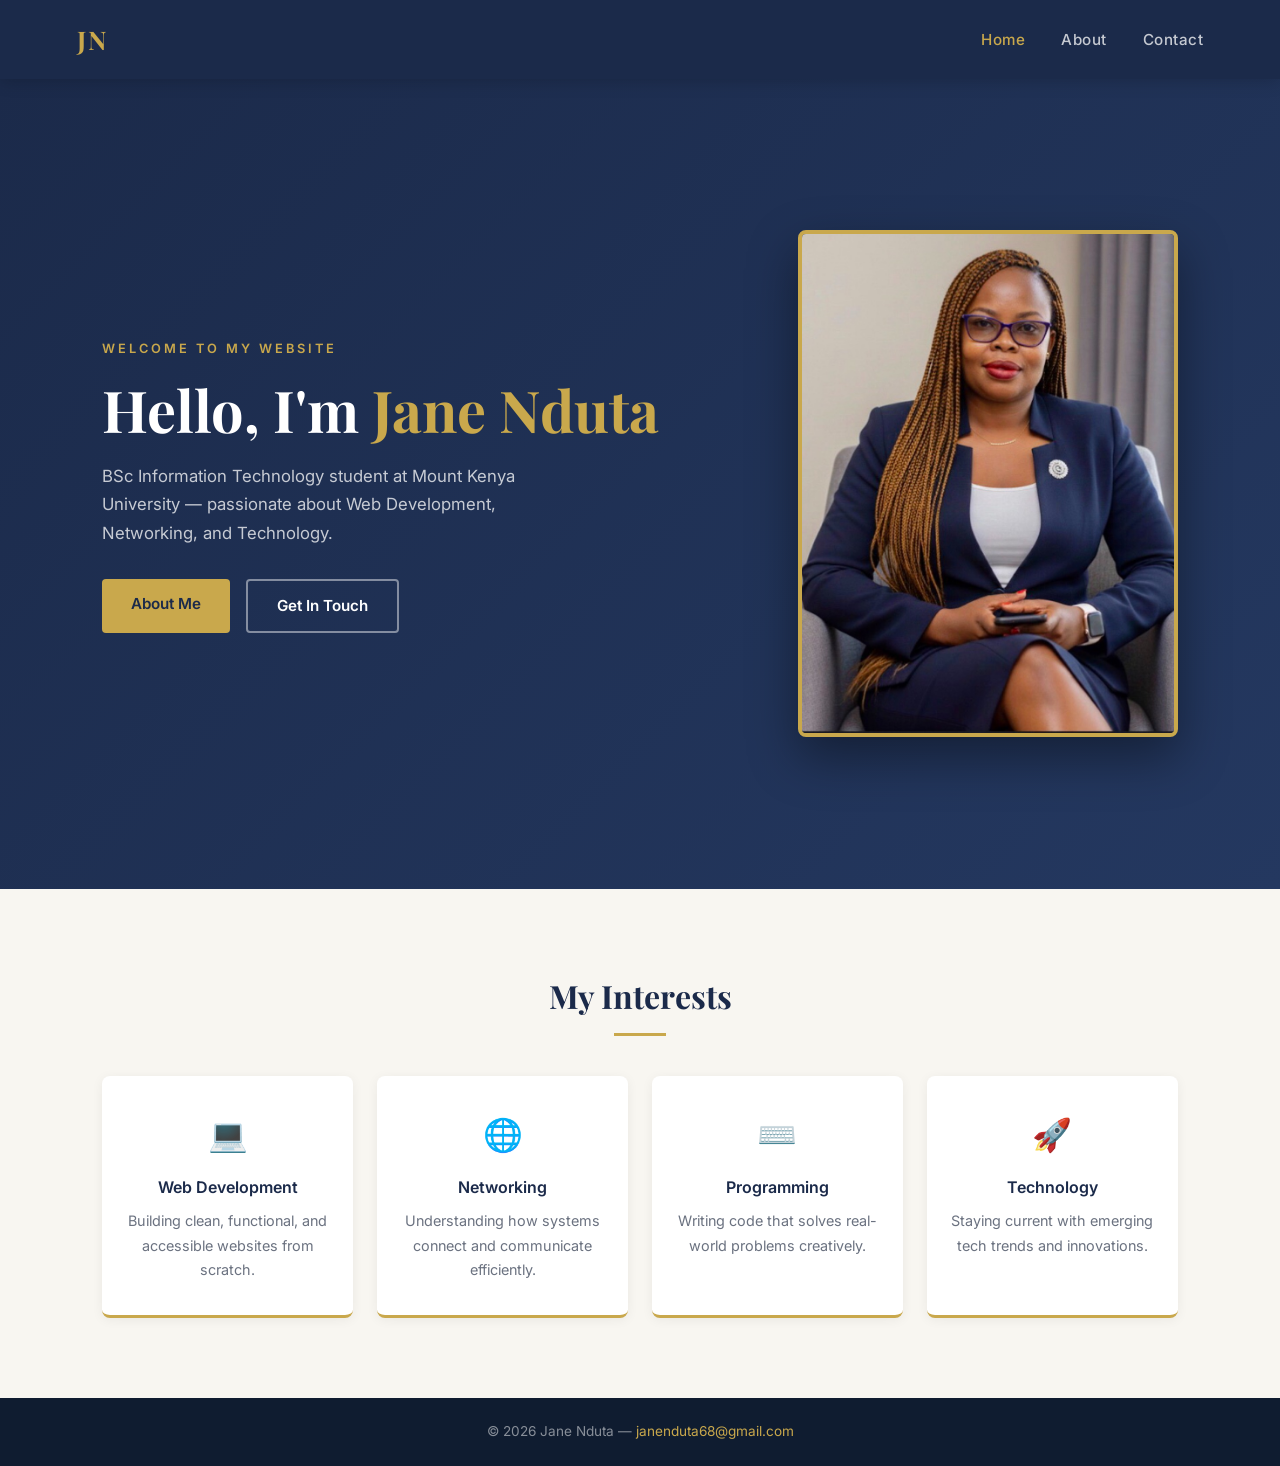
<file: index.html>
<!DOCTYPE html>
<html lang="en">
<head>
  <meta charset="UTF-8" />
  <meta name="viewport" content="width=device-width, initial-scale=1.0"/>
  <title>Jane Nduta | Home</title>
  <link rel="stylesheet" href="style.css" />
</head>
<body>

  <header>
    <div class="logo">JN</div>
    <nav>
      <a href="index.html" class="active">Home</a>
      <a href="about.html">About</a>
      <a href="contact.html">Contact</a>
    </nav>
  </header>

  <section class="hero">
    <div class="hero-text">
      <span class="eyebrow">Welcome to my website</span>
      <h1>Hello, I'm <span class="accent">Jane Nduta</span></h1>
      <p class="tagline">BSc Information Technology student at Mount Kenya University — passionate about Web Development, Networking, and Technology.</p>
      <div class="hero-btns">
        <a href="about.html" class="btn-primary">About Me</a>
        <a href="contact.html" class="btn-outline">Get In Touch</a>
      </div>
    </div>
    <div class="hero-img">
      <img src="images/jane.jpeg" alt="Profile picture of Jane Nduta, IT student" />
    </div>
  </section>

  <section class="interests">
    <h2>My Interests</h2>
    <div class="cards">
      <div class="card">
        <div class="card-icon">💻</div>
        <h3>Web Development</h3>
        <p>Building clean, functional, and accessible websites from scratch.</p>
      </div>
      <div class="card">
        <div class="card-icon">🌐</div>
        <h3>Networking</h3>
        <p>Understanding how systems connect and communicate efficiently.</p>
      </div>
      <div class="card">
        <div class="card-icon">⌨️</div>
        <h3>Programming</h3>
        <p>Writing code that solves real-world problems creatively.</p>
      </div>
      <div class="card">
        <div class="card-icon">🚀</div>
        <h3>Technology</h3>
        <p>Staying current with emerging tech trends and innovations.</p>
      </div>
    </div>
  </section>

  <footer>
    <p>&copy; 2026 Jane Nduta &mdash; <a href="mailto:janenduta68@gmail.com">janenduta68@gmail.com</a></p>
  </footer>

</body>
</html>
</file>
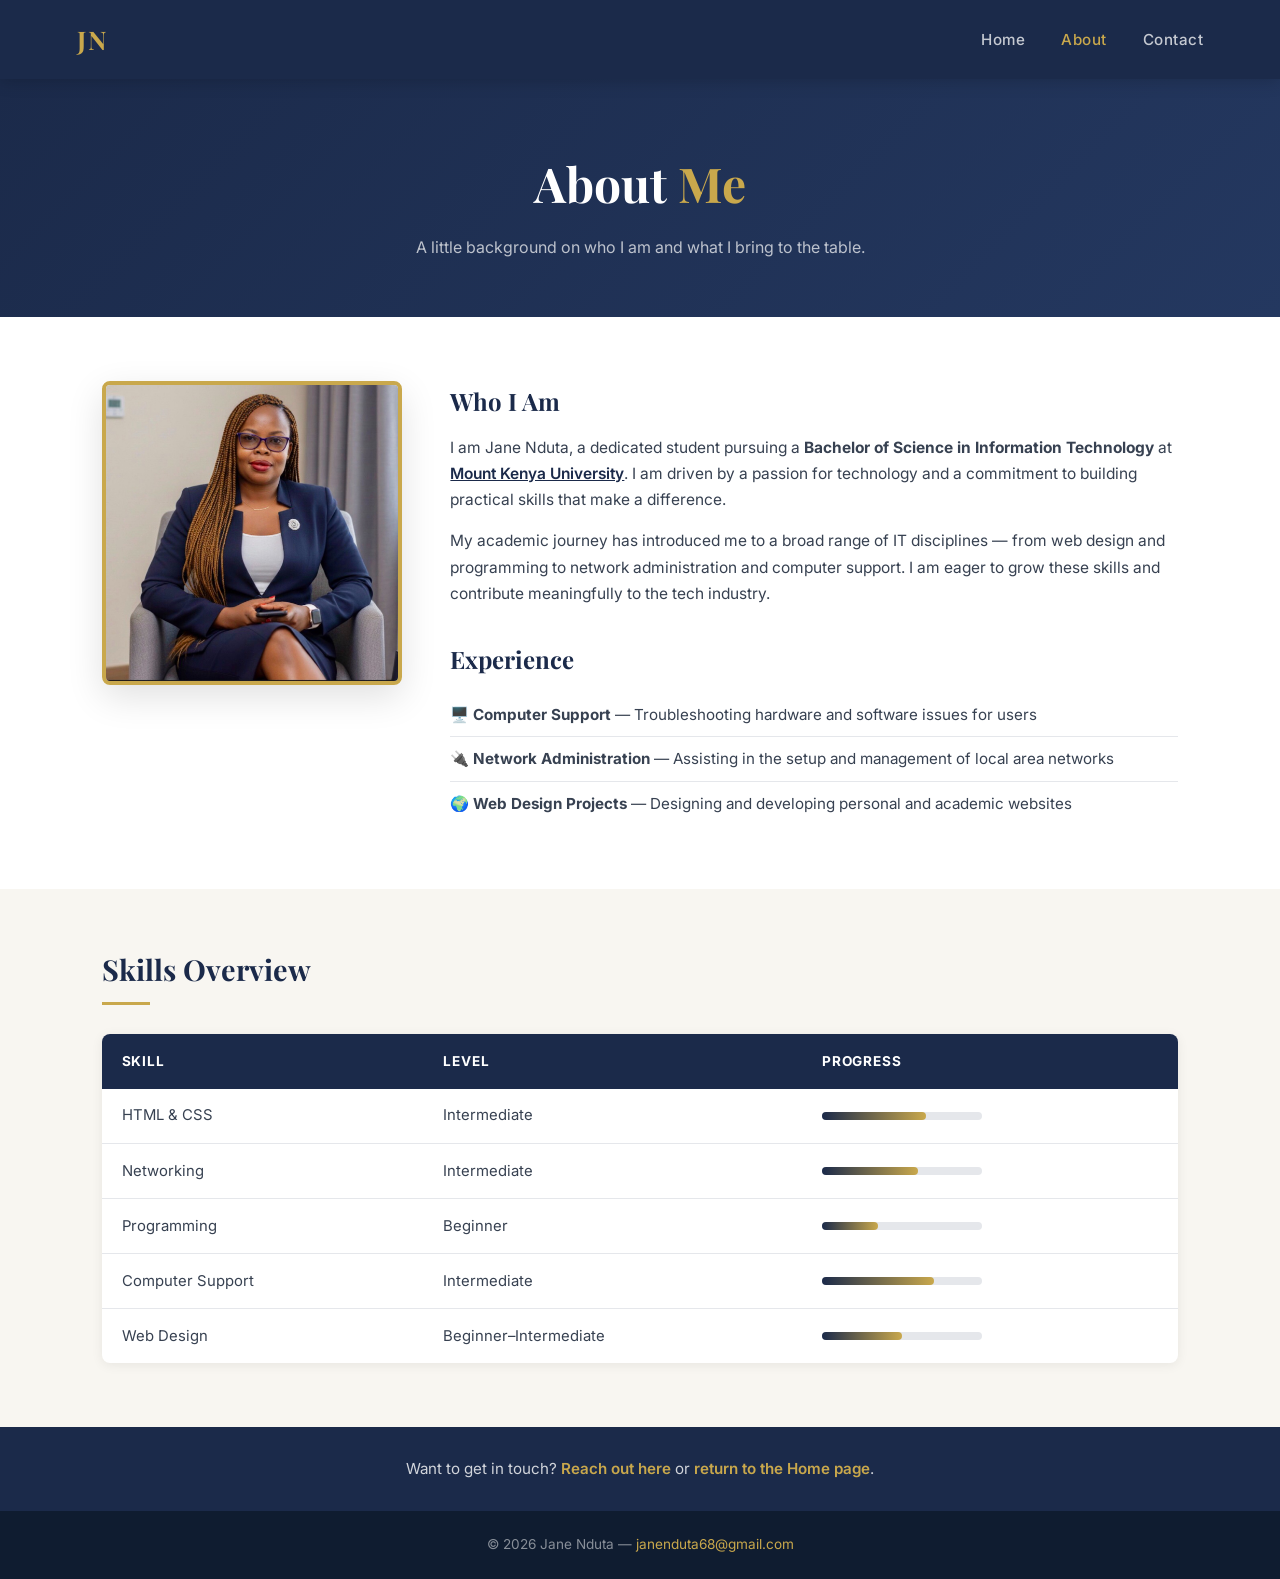
<file: about.html>
<!DOCTYPE html>
<html lang="en">
<head>
  <meta charset="UTF-8" />
  <meta name="viewport" content="width=device-width, initial-scale=1.0"/>
  <title>Jane Nduta | About</title>
  <link rel="stylesheet" href="style.css" />
</head>
<body>

  <header>
    <div class="logo">JN</div>
    <nav>
      <a href="index.html">Home</a>
      <a href="about.html" class="active">About</a>
      <a href="contact.html">Contact</a>
    </nav>
  </header>

  <section class="page-hero">
    <h1>About <span class="accent">Me</span></h1>
    <p>A little background on who I am and what I bring to the table.</p>
  </section>

  <section class="about-layout">
    <div class="about-photo">
      <img src="images/jane.jpeg" alt="Jane Nduta seated professionally in a navy blazer" />
    </div>
    <div class="about-bio">
      <h2>Who I Am</h2>
      <p>I am Jane Nduta, a dedicated student pursuing a <strong>Bachelor of Science in Information Technology</strong> at <a href="https://www.mku.ac.ke" target="_blank" rel="noopener">Mount Kenya University</a>. I am driven by a passion for technology and a commitment to building practical skills that make a difference.</p>
      <p>My academic journey has introduced me to a broad range of IT disciplines — from web design and programming to network administration and computer support. I am eager to grow these skills and contribute meaningfully to the tech industry.</p>

      <h2>Experience</h2>
      <ul class="exp-list">
        <li>🖥️ <strong>Computer Support</strong> — Troubleshooting hardware and software issues for users</li>
        <li>🔌 <strong>Network Administration</strong> — Assisting in the setup and management of local area networks</li>
        <li>🌍 <strong>Web Design Projects</strong> — Designing and developing personal and academic websites</li>
      </ul>
    </div>
  </section>

  <section class="skills-section">
    <h2>Skills Overview</h2>
    <table class="skills-table">
      <thead>
        <tr>
          <th>Skill</th>
          <th>Level</th>
          <th>Progress</th>
        </tr>
      </thead>
      <tbody>
        <tr>
          <td>HTML &amp; CSS</td>
          <td>Intermediate</td>
          <td><div class="bar"><div class="fill" style="width:65%"></div></div></td>
        </tr>
        <tr>
          <td>Networking</td>
          <td>Intermediate</td>
          <td><div class="bar"><div class="fill" style="width:60%"></div></div></td>
        </tr>
        <tr>
          <td>Programming</td>
          <td>Beginner</td>
          <td><div class="bar"><div class="fill" style="width:35%"></div></div></td>
        </tr>
        <tr>
          <td>Computer Support</td>
          <td>Intermediate</td>
          <td><div class="bar"><div class="fill" style="width:70%"></div></div></td>
        </tr>
        <tr>
          <td>Web Design</td>
          <td>Beginner–Intermediate</td>
          <td><div class="bar"><div class="fill" style="width:50%"></div></div></td>
        </tr>
      </tbody>
    </table>
  </section>

  <section class="cta-strip">
    <p>Want to get in touch? <a href="contact.html">Reach out here</a> or <a href="index.html">return to the Home page</a>.</p>
  </section>

  <footer>
    <p>&copy; 2026 Jane Nduta &mdash; <a href="mailto:janenduta68@gmail.com">janenduta68@gmail.com</a></p>
  </footer>

</body>
</html>
</file>
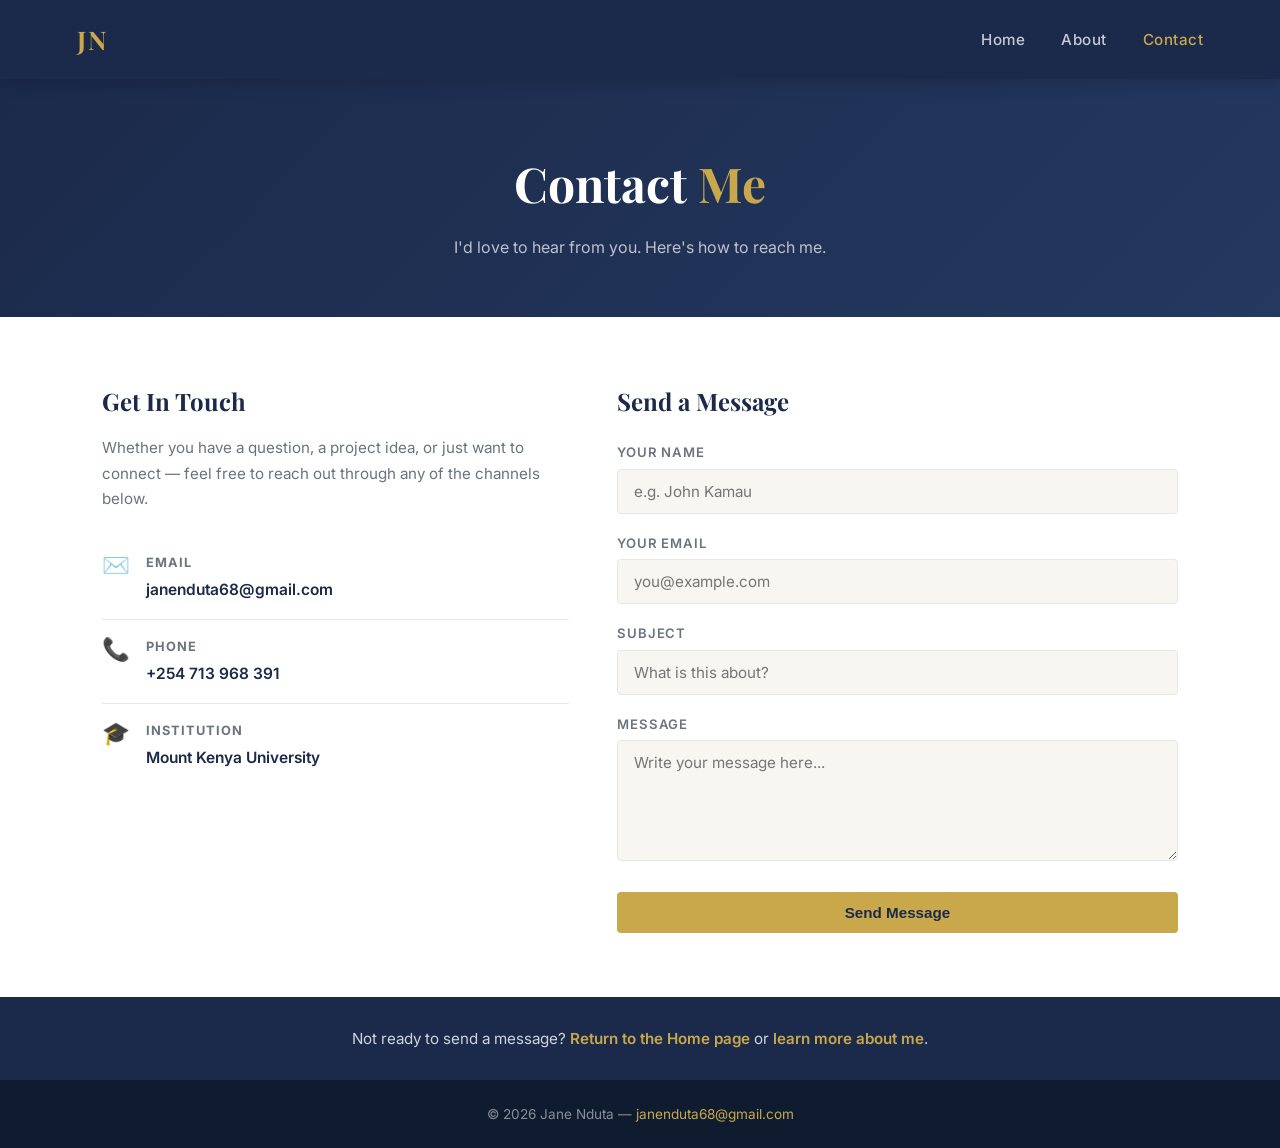
<file: contact.html>
<!DOCTYPE html>
<html lang="en">
<head>
  <meta charset="UTF-8" />
  <meta name="viewport" content="width=device-width, initial-scale=1.0"/>
  <title>Jane Nduta | Contact</title>
  <link rel="stylesheet" href="style.css" />
</head>
<body>

  <header>
    <div class="logo">JN</div>
    <nav>
      <a href="index.html">Home</a>
      <a href="about.html">About</a>
      <a href="contact.html" class="active">Contact</a>
    </nav>
  </header>

  <section class="page-hero">
    <h1>Contact <span class="accent">Me</span></h1>
    <p>I'd love to hear from you. Here's how to reach me.</p>
  </section>

  <section class="contact-layout">

    <div class="contact-info">
      <h2>Get In Touch</h2>
      <p>Whether you have a question, a project idea, or just want to connect — feel free to reach out through any of the channels below.</p>

      <ul class="contact-list">
        <li>
          <span class="icon">✉️</span>
          <div>
            <strong>Email</strong>
            <a href="mailto:janenduta68@gmail.com">janenduta68@gmail.com</a>
          </div>
        </li>
        <li>
          <span class="icon">📞</span>
          <div>
            <strong>Phone</strong>
            <a href="tel:+254713968391">+254 713 968 391</a>
          </div>
        </li>
        <li>
          <span class="icon">🎓</span>
          <div>
            <strong>Institution</strong>
            <a href="https://www.mku.ac.ke" target="_blank" rel="noopener">Mount Kenya University</a>
          </div>
        </li>
      </ul>
    </div>

    <div class="contact-form-box">
      <h2>Send a Message</h2>
      <form action="mailto:janenduta68@gmail.com" method="post" enctype="text/plain">
        <label for="name">Your Name</label>
        <input type="text" id="name" name="name" placeholder="e.g. John Kamau" required />

        <label for="email">Your Email</label>
        <input type="email" id="email" name="email" placeholder="you@example.com" required />

        <label for="subject">Subject</label>
        <input type="text" id="subject" name="subject" placeholder="What is this about?" />

        <label for="message">Message</label>
        <textarea id="message" name="message" rows="5" placeholder="Write your message here..." required></textarea>

        <button type="submit" class="btn-primary">Send Message</button>
      </form>
    </div>

  </section>

  <section class="cta-strip">
    <p>Not ready to send a message? <a href="index.html">Return to the Home page</a> or <a href="about.html">learn more about me</a>.</p>
  </section>

  <footer>
    <p>&copy; 2026 Jane Nduta &mdash; <a href="mailto:janenduta68@gmail.com">janenduta68@gmail.com</a></p>
  </footer>

</body>
</html>
</file>
<file: style.css>
/* ============================
   JANE NDUTA — PERSONAL WEBSITE
   Color Palette:
   Navy  #1B2A4A
   Gold  #C9A84C
   Cream #F8F6F1
   White #FFFFFF
   Dark  #111827
   Mid   #6B7280
   ============================ */

@import url('https://fonts.googleapis.com/css2?family=Playfair+Display:wght@600;700&family=Inter:wght@400;500;600&display=swap');

*, *::before, *::after { box-sizing: border-box; margin: 0; padding: 0; }

:root {
  --navy:  #1B2A4A;
  --gold:  #C9A84C;
  --cream: #F8F6F1;
  --white: #FFFFFF;
  --dark:  #111827;
  --mid:   #6B7280;
  --light: #E5E7EB;
}

body {
  font-family: 'Inter', sans-serif;
  background: var(--cream);
  color: var(--dark);
  line-height: 1.7;
}

/* ---- HEADER ---- */
header {
  display: flex;
  align-items: center;
  justify-content: space-between;
  padding: 1.1rem 6vw;
  background: var(--navy);
  position: sticky;
  top: 0;
  z-index: 100;
  box-shadow: 0 2px 16px rgba(0,0,0,0.18);
}

.logo {
  font-family: 'Playfair Display', serif;
  font-size: 1.6rem;
  font-weight: 700;
  color: var(--gold);
  letter-spacing: 2px;
}

nav a {
  color: rgba(255,255,255,0.75);
  text-decoration: none;
  font-size: 0.95rem;
  font-weight: 500;
  margin-left: 2rem;
  letter-spacing: 0.5px;
  transition: color 0.2s;
}
nav a:hover, nav a.active {
  color: var(--gold);
}

/* ---- HERO (HOME) ---- */
.hero {
  display: flex;
  align-items: center;
  justify-content: space-between;
  gap: 3rem;
  padding: 5rem 8vw 5rem;
  background: linear-gradient(135deg, var(--navy) 0%, #243860 100%);
  color: var(--white);
  min-height: 90vh;
}

.hero-text { flex: 1; max-width: 560px; }

.eyebrow {
  display: inline-block;
  font-size: 0.8rem;
  font-weight: 600;
  letter-spacing: 3px;
  text-transform: uppercase;
  color: var(--gold);
  margin-bottom: 1rem;
}

.hero-text h1 {
  font-family: 'Playfair Display', serif;
  font-size: clamp(2.4rem, 5vw, 3.6rem);
  line-height: 1.15;
  font-weight: 700;
  margin-bottom: 1.2rem;
}

.accent { color: var(--gold); }

.tagline {
  font-size: 1.05rem;
  color: rgba(255,255,255,0.75);
  margin-bottom: 2rem;
  max-width: 480px;
}

.hero-btns { display: flex; gap: 1rem; flex-wrap: wrap; }

.btn-primary {
  background: var(--gold);
  color: var(--navy);
  padding: 0.75rem 1.8rem;
  border-radius: 4px;
  font-weight: 600;
  font-size: 0.95rem;
  text-decoration: none;
  transition: opacity 0.2s, transform 0.15s;
  border: none;
  cursor: pointer;
  display: inline-block;
}
.btn-primary:hover { opacity: 0.88; transform: translateY(-1px); }

.btn-outline {
  border: 2px solid rgba(255,255,255,0.45);
  color: var(--white);
  padding: 0.75rem 1.8rem;
  border-radius: 4px;
  font-weight: 600;
  font-size: 0.95rem;
  text-decoration: none;
  transition: border-color 0.2s, background 0.2s;
  display: inline-block;
}
.btn-outline:hover { border-color: var(--gold); background: rgba(201,168,76,0.1); }

.hero-img {
  flex-shrink: 0;
  width: clamp(260px, 30vw, 380px);
  aspect-ratio: 3/4;
  border-radius: 8px;
  overflow: hidden;
  border: 4px solid var(--gold);
  box-shadow: 0 20px 50px rgba(0,0,0,0.4);
}

.hero-img img { width: 100%; height: 100%; object-fit: cover; object-position: top; }

/* ---- INTERESTS CARDS ---- */
.interests {
  padding: 5rem 8vw;
  background: var(--cream);
  text-align: center;
}

.interests h2 {
  font-family: 'Playfair Display', serif;
  font-size: 2rem;
  color: var(--navy);
  margin-bottom: 0.5rem;
}

.interests h2::after {
  content: '';
  display: block;
  width: 52px;
  height: 3px;
  background: var(--gold);
  margin: 0.6rem auto 2.5rem;
}

.cards { display: grid; grid-template-columns: repeat(auto-fit, minmax(200px, 1fr)); gap: 1.5rem; }

.card {
  background: var(--white);
  border-radius: 8px;
  padding: 2rem 1.5rem;
  border-bottom: 3px solid var(--gold);
  box-shadow: 0 2px 12px rgba(0,0,0,0.06);
  transition: transform 0.2s, box-shadow 0.2s;
}
.card:hover { transform: translateY(-4px); box-shadow: 0 8px 24px rgba(0,0,0,0.1); }
.card-icon { font-size: 2rem; margin-bottom: 0.75rem; }
.card h3 { font-size: 1rem; font-weight: 600; color: var(--navy); margin-bottom: 0.5rem; }
.card p { font-size: 0.9rem; color: var(--mid); }

/* ---- PAGE HERO (inner pages) ---- */
.page-hero {
  background: linear-gradient(135deg, var(--navy) 0%, #243860 100%);
  color: var(--white);
  padding: 4rem 8vw 3.5rem;
  text-align: center;
}
.page-hero h1 {
  font-family: 'Playfair Display', serif;
  font-size: clamp(2rem, 4vw, 3rem);
  margin-bottom: 0.6rem;
}
.page-hero p { color: rgba(255,255,255,0.7); font-size: 1rem; }

/* ---- ABOUT LAYOUT ---- */
.about-layout {
  display: flex;
  gap: 3rem;
  align-items: flex-start;
  padding: 4rem 8vw;
  background: var(--white);
}

.about-photo {
  flex-shrink: 0;
  width: clamp(200px, 25vw, 300px);
  border-radius: 8px;
  overflow: hidden;
  border: 4px solid var(--gold);
  box-shadow: 0 12px 36px rgba(0,0,0,0.12);
}
.about-photo img { width: 100%; display: block; object-fit: cover; }

.about-bio h2 {
  font-family: 'Playfair Display', serif;
  font-size: 1.5rem;
  color: var(--navy);
  margin: 0 0 0.8rem;
}
.about-bio h2:not(:first-child) { margin-top: 2rem; }
.about-bio p { color: #374151; margin-bottom: 0.9rem; font-size: 0.97rem; }
.about-bio a { color: var(--navy); font-weight: 600; text-decoration: underline; }
.about-bio a:hover { color: var(--gold); }

.exp-list { list-style: none; padding: 0; }
.exp-list li { padding: 0.55rem 0; border-bottom: 1px solid var(--light); font-size: 0.95rem; color: #374151; }
.exp-list li:last-child { border-bottom: none; }

/* ---- SKILLS TABLE ---- */
.skills-section {
  padding: 3.5rem 8vw 4rem;
  background: var(--cream);
}
.skills-section h2 {
  font-family: 'Playfair Display', serif;
  font-size: 1.8rem;
  color: var(--navy);
  margin-bottom: 0.4rem;
}
.skills-section h2::after {
  content: '';
  display: block;
  width: 48px;
  height: 3px;
  background: var(--gold);
  margin: 0.5rem 0 1.8rem;
}

.skills-table {
  width: 100%;
  border-collapse: collapse;
  background: var(--white);
  border-radius: 8px;
  overflow: hidden;
  box-shadow: 0 2px 12px rgba(0,0,0,0.07);
}

.skills-table thead tr { background: var(--navy); color: var(--white); }
.skills-table th { padding: 1rem 1.2rem; text-align: left; font-size: 0.85rem; letter-spacing: 0.8px; text-transform: uppercase; }
.skills-table td { padding: 0.9rem 1.2rem; border-bottom: 1px solid var(--light); font-size: 0.93rem; color: #374151; }
.skills-table tbody tr:last-child td { border-bottom: none; }
.skills-table tbody tr:hover { background: #f0f4ff; }

.bar { background: var(--light); border-radius: 20px; height: 8px; width: 160px; }
.fill { background: linear-gradient(90deg, var(--navy), var(--gold)); border-radius: 20px; height: 100%; }

/* ---- CTA STRIP ---- */
.cta-strip {
  background: var(--navy);
  color: rgba(255,255,255,0.8);
  text-align: center;
  padding: 1.8rem 8vw;
  font-size: 0.95rem;
}
.cta-strip a { color: var(--gold); font-weight: 600; text-decoration: none; }
.cta-strip a:hover { text-decoration: underline; }

/* ---- CONTACT LAYOUT ---- */
.contact-layout {
  display: flex;
  gap: 3rem;
  padding: 4rem 8vw;
  background: var(--white);
  align-items: flex-start;
}

.contact-info { flex: 1; }
.contact-info h2 {
  font-family: 'Playfair Display', serif;
  font-size: 1.5rem;
  color: var(--navy);
  margin-bottom: 0.8rem;
}
.contact-info p { color: var(--mid); margin-bottom: 1.5rem; font-size: 0.95rem; }

.contact-list { list-style: none; padding: 0; }
.contact-list li {
  display: flex;
  align-items: flex-start;
  gap: 1rem;
  padding: 1rem 0;
  border-bottom: 1px solid var(--light);
}
.contact-list li:last-child { border-bottom: none; }
.icon { font-size: 1.4rem; line-height: 1; margin-top: 2px; }
.contact-list strong { display: block; font-size: 0.8rem; text-transform: uppercase; letter-spacing: 1px; color: var(--mid); margin-bottom: 2px; }
.contact-list a { color: var(--navy); font-weight: 600; text-decoration: none; font-size: 0.97rem; }
.contact-list a:hover { color: var(--gold); }

.contact-form-box { flex: 1.2; }
.contact-form-box h2 {
  font-family: 'Playfair Display', serif;
  font-size: 1.5rem;
  color: var(--navy);
  margin-bottom: 1.2rem;
}

form label {
  display: block;
  font-size: 0.82rem;
  font-weight: 600;
  letter-spacing: 0.8px;
  text-transform: uppercase;
  color: var(--mid);
  margin-bottom: 0.35rem;
  margin-top: 1.1rem;
}
form label:first-of-type { margin-top: 0; }

form input, form textarea {
  width: 100%;
  padding: 0.75rem 1rem;
  border: 1.5px solid var(--light);
  border-radius: 4px;
  font-family: 'Inter', sans-serif;
  font-size: 0.95rem;
  color: var(--dark);
  background: var(--cream);
  transition: border-color 0.2s;
  outline: none;
}
form input:focus, form textarea:focus { border-color: var(--navy); }
form textarea { resize: vertical; }

form .btn-primary { margin-top: 1.4rem; width: 100%; text-align: center; }

/* ---- FOOTER ---- */
footer {
  background: #0f1c30;
  color: rgba(255,255,255,0.5);
  text-align: center;
  padding: 1.4rem 8vw;
  font-size: 0.85rem;
}
footer a { color: var(--gold); text-decoration: none; }
footer a:hover { text-decoration: underline; }

/* ---- RESPONSIVE ---- */
@media (max-width: 768px) {
  .hero { flex-direction: column-reverse; padding: 3rem 6vw; min-height: unset; text-align: center; }
  .hero-btns { justify-content: center; }
  .hero-img { width: 80vw; max-width: 300px; aspect-ratio: 1/1; margin: 0 auto; }
  .about-layout, .contact-layout { flex-direction: column; }
  .about-photo { width: 60vw; max-width: 220px; }
  .bar { width: 100px; }
}
</file>
